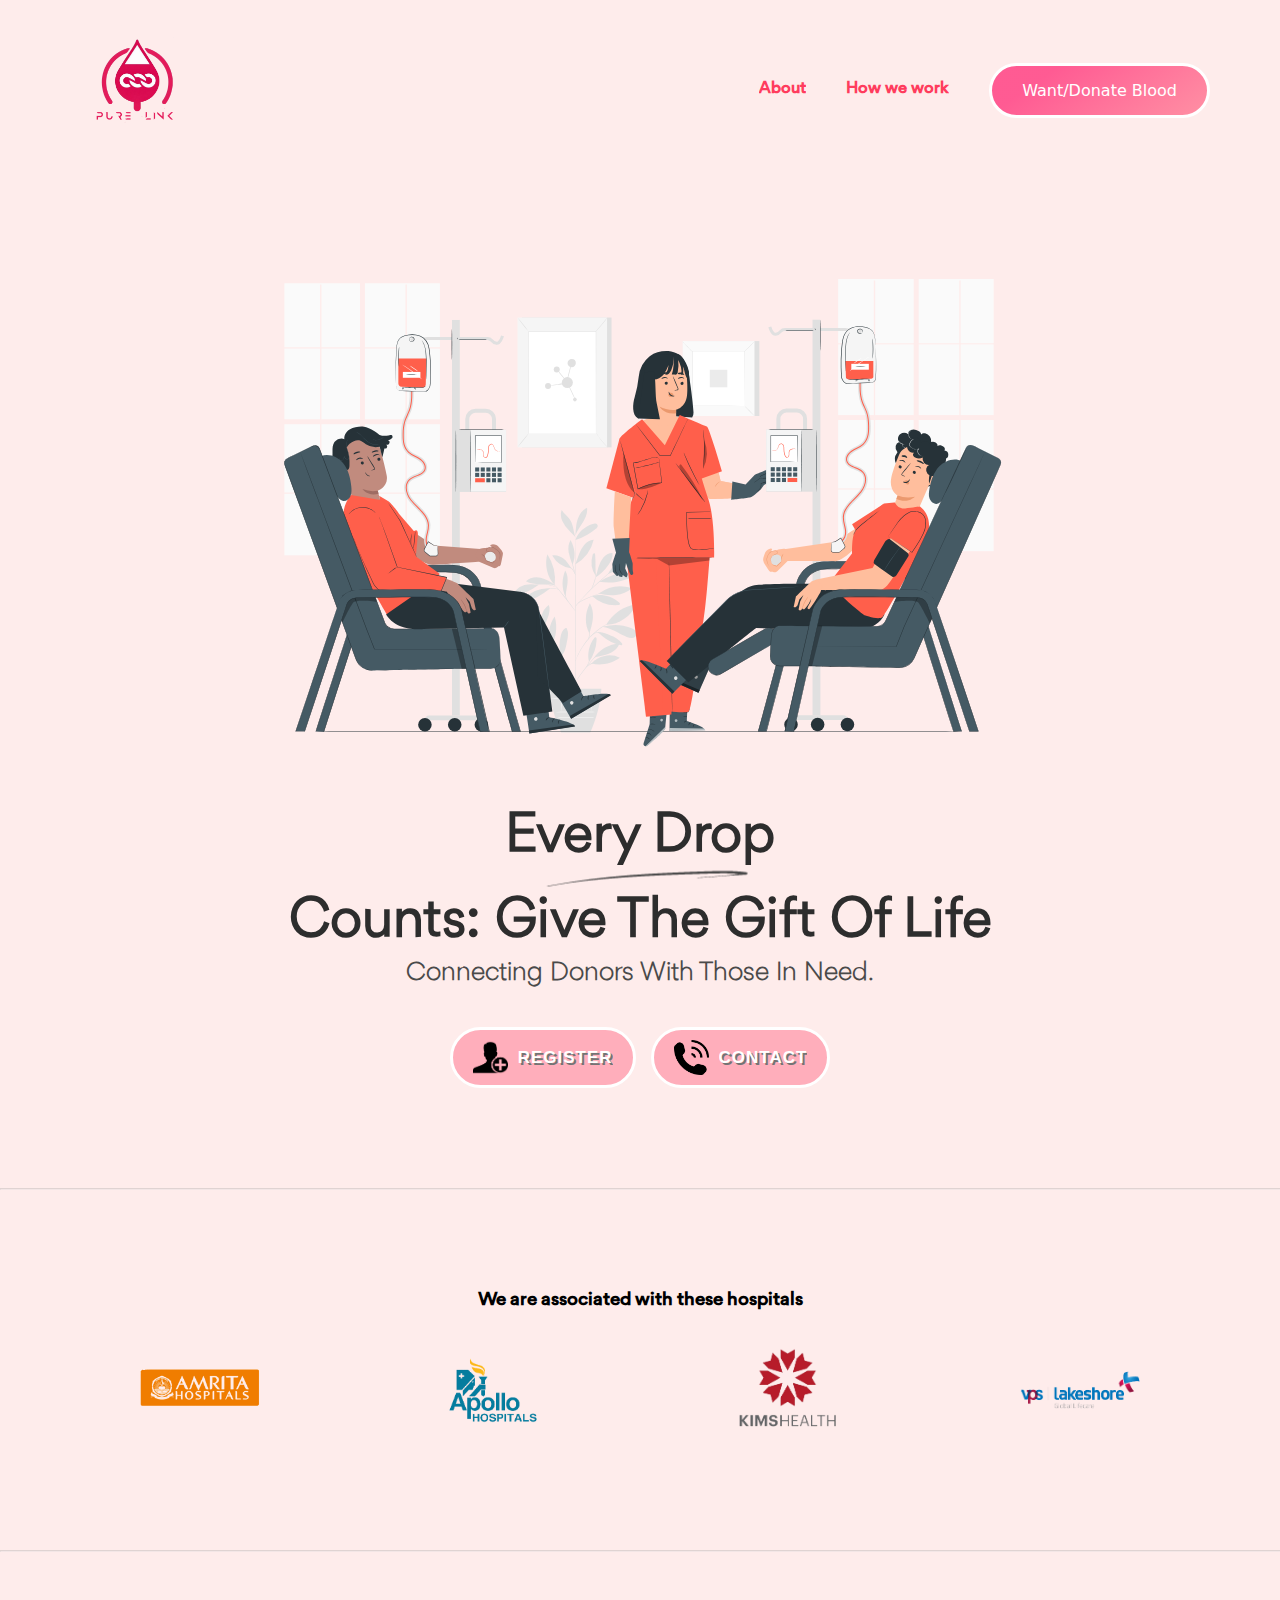
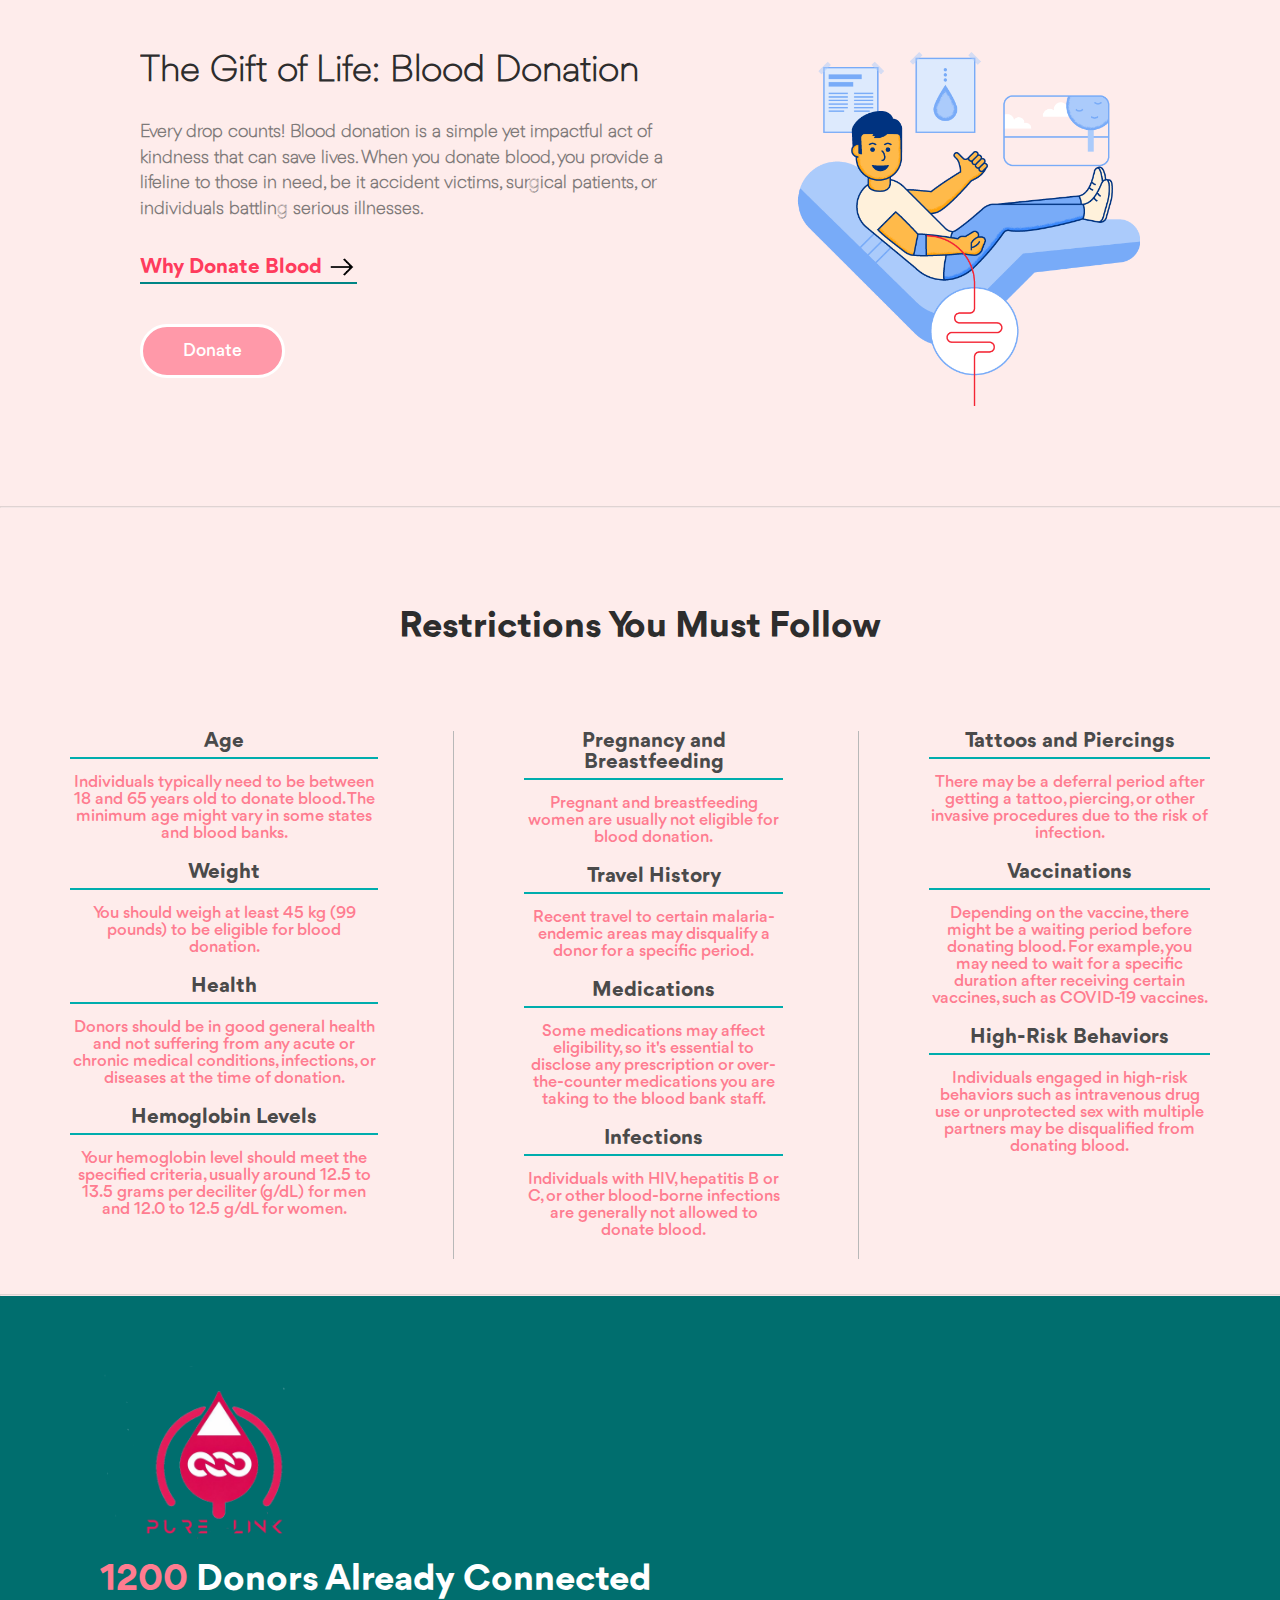
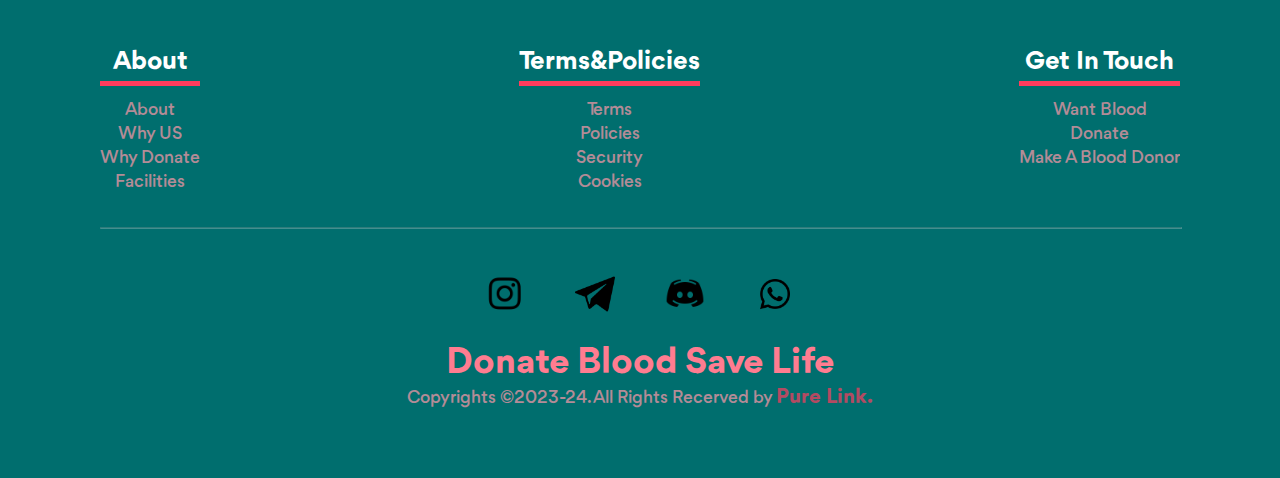
<file: index.html>
<html lang="en">
<head>
    <meta charset="UTF-8">
    <meta name="viewport" content="width=device-width, initial-scale=1.0">
    <link rel="icon" href="template/logo/logo.png">
    <link rel="stylesheet" href="css/style.css" type="text/css">
    <title>Pure Link</title>
</head>
<body>
    <section id="hero">
        <section class="bg-temp">
            <header>
                <h1 class="left">
                    <a href="#"><img src="template/logo/logo.png" alt="logo"></a>
                </h1>
                <div class="right">
                    <ul>
                        <li><a href="about.html" target="_blank">About</a></li>
                        <li><a href="#" target="_blank">How we work</a></li>
                        <li><button class="btn-diamond">Want/Donate Blood</button></li>
                    </ul>
                </div>
            </header>   <!--(#hero > .bg-temp > header)-->
            <section class="wrapper flex">
                <div class="left">
                    <img src="template/hero/images/FC04A546-2BCC-4DAA-BDD2-21E2C6685D5E.PNG" alt="image" class="fr">
                    <h1>Every Drop </h1>
                    <br>
                    <h1>Counts: Give The Gift Of Life</h1>
                    <h5>Connecting Donors With Those In Need.</h5>
                    <ul>
                        <li>
                            <button class="hero">
                                <img src="template/hero/images/reg.png" alt="" width="35px" height="">
                                <span class="now">now!</span>
                                <span class="play">Register</span>
                            </button>
                        </li>
                        <li>
                            <button class="hero">
                                <img src="template/hero/images/contact.png" alt="" width="35px" height="">
                                <span class="now">us!</span>
                                <span class="play">Contact</span>
                            </button>
                        </li>
                    </ul>
                </div>  <!--(#hero > .bg-temp > .wrapper > .left)-->
                <div class="right"></div>
            </section>  <!--(#hero > .bg-temp > .wrapper)-->
        </section>  <!--(#hero > .bg-temp)-->
        <hr class="line">
    </section>  <!--(#hero)-->


    <section id="association">
        <section class="wrapper">
            <h4>We are associated with these hospitals</h4>
            <ul>
                <li><img src="template/testimonial/images/amrita-removebg-preview.png" alt=""></li>
                <li><img src="template/testimonial/images/appolo-removebg-preview.png" alt=""></li>
                <li><img src="template/testimonial/images/kims-removebg-preview.png" alt=""></li>
                <li><img src="template/testimonial/images/vps-removebg-preview.png" alt=""></li>
                <!-- <li><img src="template/testimonial/images/aster.png" alt=""></li> -->
            </ul>
        </section>  <!--(#association > .wrapper)-->
        <hr class="line">
    </section>  <!--(#association)-->


    <section id="why_donate">
        <section class="wrapper flex">
            <div class="left">
                <h1>The Gift of Life: Blood Donation</h1>
                <p>Every drop counts! Blood donation is a simple yet impactful act of kindness that can save lives. When you donate blood, you provide a lifeline to those in need, be it accident victims, surgical patients, or individuals battling serious illnesses.</p>
                <a href="#">Why Donate Blood <span><img src="template/why_donate/images/right_arrow.png" alt="image"></span></a>
                <button class="arrow"><span>Donate</span></button>
            </div>
            <div class="right"><img src="template/why_donate/images/donating.png" alt="image"></div>
        </section>  <!--(#why_donate > .wrapper)-->
        <hr class="line">
    </section>  <!--(#why_donate)-->


  
    

    <section id="restrictions">
        <h1>Restrictions You Must Follow</h1>
        <section class="wrapper">
            <div class="item">
                <ul>
                    <li><h3>Age</h3> Individuals typically need to be between 18 and 65 years old to donate blood. The minimum age might vary in some states and blood banks.</li>
                    <li><h3>Weight</h3> You should weigh at least 45 kg (99 pounds) to be eligible for blood donation.</li>
                    <li><h3>Health</h3> Donors should be in good general health and not suffering from any acute or chronic medical conditions, infections, or diseases at the time of donation.</li>
                    <li><h3>Hemoglobin Levels</h3> Your hemoglobin level should meet the specified criteria, usually around 12.5 to 13.5 grams per deciliter (g/dL) for men and 12.0 to 12.5 g/dL for women.</li>
                    
                    <li class="active"><h3>Tattoos and Piercings</h3> There may be a deferral period after getting a tattoo, piercing, or other invasive procedures due to the risk of infection.</li>
                    <li class="active"><h3>Vaccinations</h3> Depending on the vaccine, there might be a waiting period before donating blood. For example, you may need to wait for a specific duration after receiving certain vaccines, such as COVID-19 vaccines.</li>
                </ul>
            </div>

            <div class="item">
                <ul>
                    <li class="mb"><h3>Pregnancy and Breastfeeding</h3> Pregnant and breastfeeding women are usually not eligible for blood donation.</li>
                    <li><h3>Travel History</h3> Recent travel to certain malaria-endemic areas may disqualify a donor for a specific period.</li>
                    <li><h3>Medications</h3> Some medications may affect eligibility, so it's essential to disclose any prescription or over-the-counter medications you are taking to the blood bank staff.</li>
                    <li class="mb"><h3>Infections</h3> Individuals with HIV, hepatitis B or C, or other blood-borne infections are generally not allowed to donate blood.</li>
                    <li class="active"><h3>High-Risk Behaviors</h3> Individuals engaged in high-risk behaviors such as intravenous drug use or unprotected sex with multiple partners may be disqualified from donating blood.</li>
                </ul>
            </div>

            <div class="item">
                <ul>
                    <li><h3>Tattoos and Piercings</h3> There may be a deferral period after getting a tattoo, piercing, or other invasive procedures due to the risk of infection.</li>
                    <li><h3>Vaccinations</h3> Depending on the vaccine, there might be a waiting period before donating blood. For example, you may need to wait for a specific duration after receiving certain vaccines, such as COVID-19 vaccines.</li>
                    <li><h3>High-Risk Behaviors</h3> Individuals engaged in high-risk behaviors such as intravenous drug use or unprotected sex with multiple partners may be disqualified from donating blood.</li>
                </ul>
            </div>
        </section>  <!--(#restrictions > .wrapper)-->
        <hr class="line">
    </section>  <!--(#restrictions)-->


    <footer>
        <section class="wrapper">
            <section class="top flex">
                <div class="item1">
                    <span class="logo"><img src="template/logo/logo.png" alt="image"></span>
                    <h1><span>1200</span> Donors Already Connected</h1>
                </div>  <!--(footer > .wrapper > .top > .item1)-->

                <div class="item">
                    <h2>About</h2>
                    <ul>
                        <li><a href="about.html" target="_blank">About</a></li>
                        <li><a href="#">Why US</a></li>
                        <li><a href="#">Why Donate</a></li>
                        <li><a href="#">Facilities</a></li>
                    </ul>
                </div>  <!--(footer > .wrapper > .top > .item)-->

                <div class="item">
                    <div class="2">
                        <h2>Terms&Policies</h2>
                        <ul>
                            <li><a href="terms.html" target="_blank">Terms</a></li>
                            <li><a href="#">Policies</a></li>
                            <li><a href="#">Security</a></li>
                            <li><a href="#">Cookies</a></li>
                        </ul>
                    </div>
                </div>  <!--(footer > .wrapper > .top > .item)-->

            

                <div class="item">
                    <h2>Get In Touch</h2>
                    <ul>
                        <li><a href="#">Want Blood</a></li>
                        <li><a href="#">Donate</a></li>
                        <li><a href="#">Make A Blood Donor</a></li>
                    </ul>
                </div>  <!--(footer > .wrapper > .top > .item)-->
            </section>  <!--(footer > .wrapper > .top)-->
            <hr class="line">
            <section class="below">
                <ul class="card">
                    <li>
                        <a class="social-link1">
                            <img src="template/footer/images/instagram.png" alt="">
                        </a>
                    </li>
                    <li>
                        <a class="social-link2">
                            <img src="template/footer/images/telegram.png" alt="">
                        </a>
                    </li>
                    <li>
                        <a class="social-link3">
                            <img src="template/footer/images/discord.png" alt="">
                        </a>
                    </li>
                    <li>
                        <a class="social-link4">
                            <img src="template/footer/images/whatsapp.png" alt="">
                        </a>
                    </li>
                </ul>  <!--(footer > .wrapper > .below > .card)-->   
                <h1>Donate Blood Save Life</h1>
                <p>Copyrights &copy;2023-24. All Rights Recerved by <a href="#">Pure Link.</a></p>        
            </section>  <!--(footer > .wrapper > .below)-->
        </section>  <!--(footer > .wrapper)-->
    </footer>   <!--(footer)-->

</body>
</html>
</file>
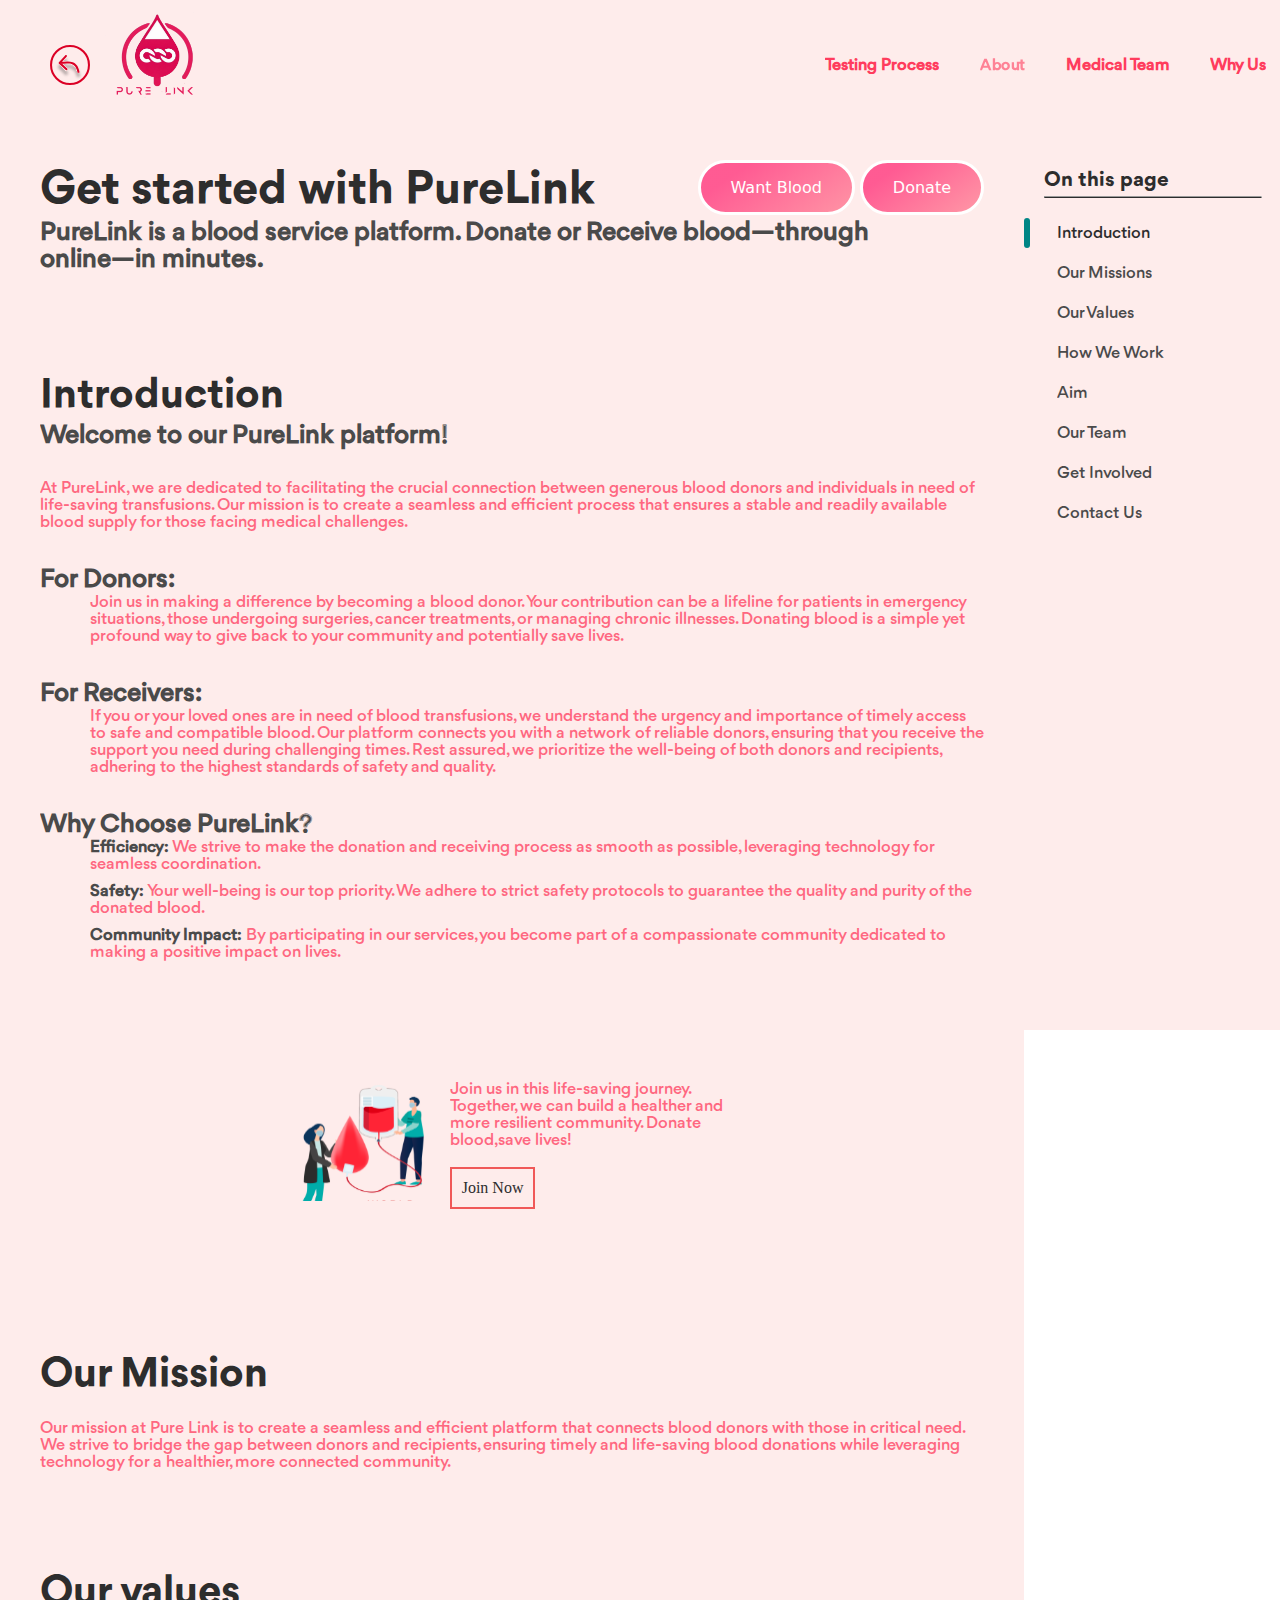
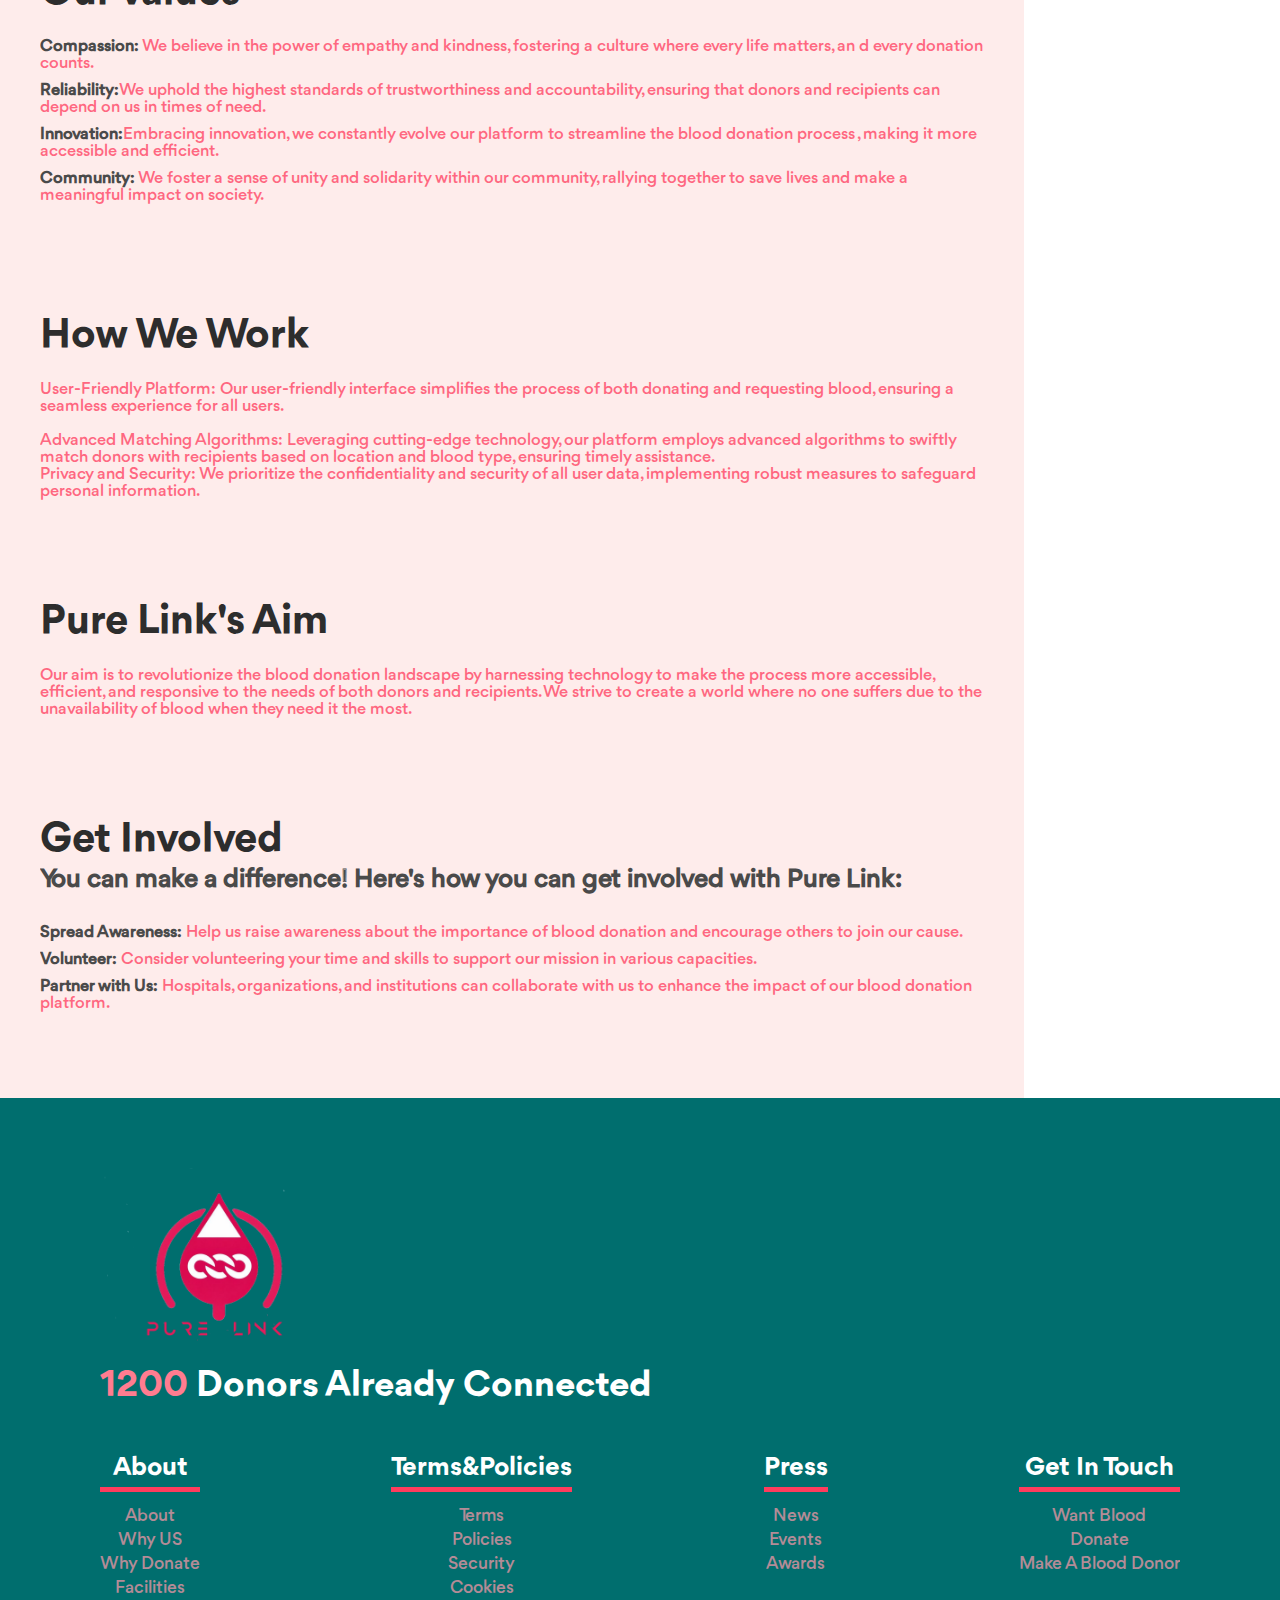
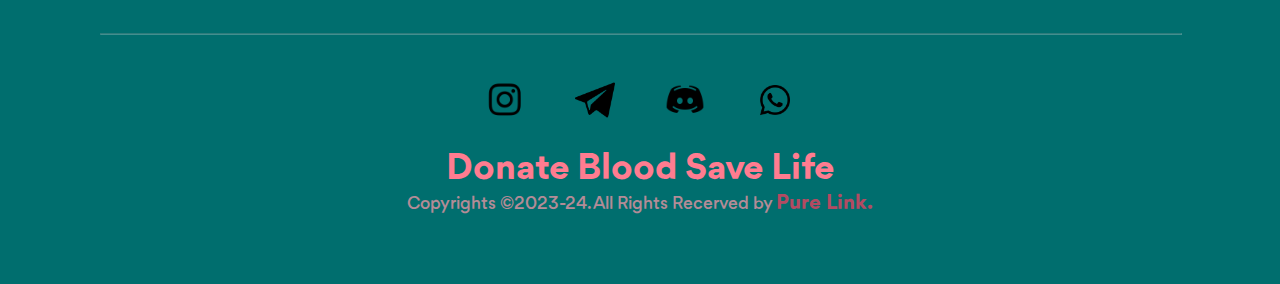
<file: about.html>
<!DOCTYPE html>
<html lang="en">
<head>
    <meta charset="UTF-8">
    <meta name="viewport" content="width=device-width, initial-scale=1.0">
    <title>About|PureLink</title>
    <link rel="icon" href="template/logo/logo.png">
    <link rel="stylesheet" href="css/style.css" type="text/css">
    <script src="js/app.js"></script>
</head>
<body id="about">
        <header>
            <div class="img-container">
                <h1>
                    <a href="index.html">
                        <img src="template/about/back.svg" alt="Icon">
                    </a>
                </h1>
                <h1>
                    <a href="index.html">
                        <img src="template/logo/logo.png" alt="Icon" class="PL">
                    </a>
                </h1>
            </div> <!--(#about > section.container > header >.img-container)-->
            <div class="content">
                <ul>
                    <li>
                        <a href="#">
                            Testing Process
                        </a>
                    </li>
                    <li class="active">
                        <a href="#">
                            About
                        </a>
                    </li>
                    <li>
                        <a href="#">
                            Medical Team
                        </a>
                    </li>
                    <li>
                        <a href="#">
                            Why Us
                        </a>
                    </li>
                </ul>
            </div> <!--(#about > section.container > header > .content)-->
            <input  type="checkbox" role="button" aria-label="Display the menu" class="menu test_burger">
        </header> <!--(#about > section.container > header)-->

        <section id="container">
            <div class="over"></div>
            <section class="content-container">
                <section class="wrapper">
                    <div class="top">
                        <h1>Get started with PureLink</h1>
                        <ul class="top">
                            <li><button class="btn-diamond">Want Blood</button></li>
                            <li><button class="btn-diamond">Donate</button></li>
                        </ul>
                    </div>
                    <h3>PureLink is a blood service platform. Donate or Receive blood—through online—in minutes.</h3>
                    <ul class="below">
                        <li><button class="btn-diamond">Want Blood</button></li>
                        <li><button class="btn-diamond">Donate</button></li>
                    </ul>
                    <div class="item value" id="introduction">
                        <h1>Introduction</h1>
                        <h4>Welcome to our PureLink platform!</h4>
                        <p>At PureLink, we are dedicated to facilitating the crucial connection between generous blood donors and individuals in need of life-saving transfusions. Our mission is to create a seamless and efficient process that ensures a stable and readily available blood supply for those facing medical challenges.</p>
                        <br><br>
                        <h4 style="margin-bottom: 0;">For Donors:</h4>
                        <p class="pl">Join us in making a difference by becoming a blood donor. Your contribution can be a lifeline for patients in emergency situations, those undergoing surgeries, cancer treatments, or managing chronic illnesses. Donating blood is a simple yet profound way to give back to your community and potentially save lives.</p>
                        <br><br>
                        <h4 style="margin-bottom: 0;">For Receivers:</h4>
                        <p class="pl">If you or your loved ones are in need of blood transfusions, we understand the urgency and importance of timely access to safe and compatible blood. Our platform connects you with a network of reliable donors, ensuring that you receive the support you need during challenging times. Rest assured, we prioritize the well-being of both donors and recipients, adhering to the highest standards of safety and quality.</p>
                        <br><br>
                        <h4 style="margin-bottom: 0;">Why Choose PureLink?</h4>
                        <ul class="pl">
                            <li><b>Efficiency:</b> We strive to make the donation and receiving process as smooth as possible, leveraging technology for seamless coordination.</li>
                            <li><b>Safety:</b> Your well-being is our top priority. We adhere to strict safety protocols to guarantee the quality and purity of the donated blood.</li>
                            <li><b>Community Impact:</b> By participating in our services, you become part of a compassionate community dedicated to making a positive impact on lives.</li>
                        </ul>
                        <div class="box-container">
                            <span class="box">
                                <h1 class="img">
                                    <img src="template/about/save life.svg" alt="image">
                                </h1>
                                <div>
                                    <p>Join us in this life-saving journey. Together, we can build a healther and more resilient community. Donate blood,save lives!</p>
                                    <br>
                                    <a href="#" class="button">Join Now</a>
                                </div>
                            </span>
                        </div>
                    </div>

                    <div class="item" id="our_missions">
                        <h1>Our Mission</h1>
                        <br>
                        <p>
                            Our mission at Pure Link is to create a seamless and efficient platform
                            that connects blood donors with those in critical need. We strive to bridge
                            the gap between donors and recipients, ensuring timely and life-saving
                            blood donations while leveraging technology for a healthier, more connected
                            community.
                        </p>
                    </div>

                    <div class="item value" id="our_values">
                        <h1>Our values</h1>
                        <br>
                        <ul>
                            <li>
                                <b>Compassion:</b> We believe in the power of empathy and
                                kindness, fostering a culture where every life matters, an
                                d every donation counts.
                            </li>
                            <li>
                                <b>Reliability:</b>We uphold the highest standards of
                                trustworthiness and accountability, ensuring that donors
                                and recipients can depend on us in times of need.
                            </li>
                            <li>
                                <b>Innovation:</b>Embracing innovation, we constantly evolve
                                our platform to streamline the blood donation process
                                , making it more accessible and efficient.
                            </li>
                            <li>
                                <b>Community:</b> We foster a sense of unity and solidarity
                                within our community, rallying together to save lives and
                                make a meaningful impact on society.
                            </li>
                        </ul>
                    </div>

                    <div class="item" id="how_we_work">
                        <h1>How We Work</h1>
                        <br>
                        <p>
                            User-Friendly Platform: Our user-friendly interface simplifies the process
                            of both donating and requesting blood, ensuring a seamless experience for all users.
                           <br /><br>
                            Advanced Matching Algorithms: Leveraging cutting-edge technology, our platform
                            employs advanced algorithms to swiftly match donors with recipients based on
                            location and blood type, ensuring timely assistance.
                            <br />
                            Privacy and Security: We prioritize the confidentiality and security of all
                            user data, implementing robust measures to safeguard personal information.
                        </p>
                    </div>

                    <div class="item" id="aim">
                        <h1>Pure Link's Aim</h1>
                        <br>
                        <p>
                            Our aim is to revolutionize the blood donation landscape
                            by harnessing technology to make the process more accessible,
                            efficient, and responsive to the needs of both donors and recipients.
                            We strive to create a world where no one suffers due to the unavailability
                            of blood when they need it the most.
                        </p>
                    </div>

                    <div class="item value" id="get_involved">
                        <h1>Get Involved</h1>
                        <p>
                            <h4>You can make a difference! Here's how you can get involved with Pure Link:</h4>
                            <ul>
                                <li><b>Spread Awareness:</b> Help us raise awareness about the
                                 importance of blood donation and encourage others to join our cause.</li>
                                <li><b>Volunteer:</b> Consider volunteering your time and skills to support our
                                     mission in various capacities.</li>                         
                                <li><b>Partner with Us:</b> Hospitals, organizations, and institutions can
                                    collaborate with us to enhance the impact of our blood donation platform.</li>
                            </ul>
                        </p>
                        <br><br>
                    </div>

                </section>  <!--(#container .content-container)-->
            </section> <!--(#container .content-container)-->

            <section class="side-bar"> 
                <section class="wrapper">
                    <div class="top">
                        <h1>On this page</h1>
                        <hr class="line">
                    </div>
                    <ul>
                        <li>
                            <span class="bar active"><img src="template/about/about-side-bar.svg" alt=""></span>
                            <a href="#introduction" class="link active">Introduction</a>
                        </li>
                        <li>
                            <span class="bar"><img src="template/about/about-side-bar.svg" alt=""></span>
                            <a href="#our_missions" class="link">Our Missions</a>
                        </li>
                        <li>
                            <span class="bar"><img src="template/about/about-side-bar.svg" alt=""></span>
                            <a href="#our_values" class="link">Our Values</a>
                        </li>
                        <li>
                            <span class="bar"><img src="template/about/about-side-bar.svg" alt=""></span>
                            <a href="#how_we_work" class="link">How We Work</a>
                        </li>
                        <li>
                            <span class="bar"><img src="template/about/about-side-bar.svg" alt=""></span>
                            <a href="#aim" class="link">Aim</a>
                        </li>
                        <li>
                            <span class="bar"><img src="template/about/about-side-bar.svg" alt=""></span>
                            <a href="#our_team" class="link">Our Team</a>
                        </li>
                        <li>
                            <span class="bar"><img src="template/about/about-side-bar.svg" alt=""></span>
                            <a href="#get_involved" class="link">Get Involved</a>
                        </li>
                        <li>
                            <span class="bar"><img src="template/about/about-side-bar.svg" alt=""></span>
                            <a href="#contact_us" class="link">Contact Us</a>
                        </li>
                    </ul>
                </section>  <!--(#container > .side-bar > .wrapper)-->
            </section>  <!--(#container > .side-bar)-->
        </section>  <!--(#container)-->

        <footer>
            <section class="wrapper">
                <section class="top flex">
                    <div class="item1">
                        <span class="logo"><img src="template/logo/logo.png" alt="image"></span>
                        <h1><span>1200</span> Donors Already Connected</h1>
                    </div>  <!--(footer > .wrapper > .top > .item1)-->
    
                    <div class="item">
                        <h2>About</h2>
                        <ul>
                            <li><a href="about.html">About</a></li>
                            <li><a href="#">Why US</a></li>
                            <li><a href="#">Why Donate</a></li>
                            <li><a href="#">Facilities</a></li>
                        </ul>
                    </div>  <!--(footer > .wrapper > .top > .item)-->
    
                    <div class="item">
                        <h2>Terms&Policies</h2>
                        <ul>
                            <li><a href="terms.html" target="_blank">Terms</a></li>
                            <li><a href="#">Policies</a></li>
                            <li><a href="#">Security</a></li>
                            <li><a href="#">Cookies</a></li>
                        </ul>
                    </div>  <!--(footer > .wrapper > .top > .item)-->
    
                    <div class="item">
                        <h2>Press</h2>
                        <ul>
                            <li><a href="#">News</a></li>
                            <li><a href="#">Events</a></li>
                            <li><a href="#">Awards</a></li>
                        </ul>
                    </div>  <!--(footer > .wrapper > .top > .item)-->
    
                    <div class="item">
                        <h2>Get In Touch</h2>
                        <ul>
                            <li><a href="#">Want Blood</a></li>
                            <li><a href="#">Donate</a></li>
                            <li><a href="#">Make A Blood Donor</a></li>
                        </ul>
                    </div>  <!--(footer > .wrapper > .top > .item)-->
                </section>  <!--(footer > .wrapper > .top)-->
                <hr class="line">
                <section class="below">
                    <ul class="card">
                        <li>
                            <a class="social-link1">
                                <img src="template/footer/images/instagram.png" alt="">
                            </a>
                        </li>
                        <li>
                            <a class="social-link2">
                                <img src="template/footer/images/telegram.png" alt="">
                            </a>
                        </li>
                        <li>
                            <a class="social-link3">
                                <img src="template/footer/images/discord.png" alt="">
                            </a>
                        </li>
                        <li>
                            <a class="social-link4">
                                <img src="template/footer/images/whatsapp.png" alt="">
                            </a>
                        </li>
                    </ul>  <!--(footer > .wrapper > .below > .card)-->   
                    <h1>Donate Blood Save Life</h1>
                    <p>Copyrights &copy;2023-24. All Rights Recerved by <a href="#">Pure Link.</a></p>        
                </section>  <!--(footer > .wrapper > .below)-->
            </section>  <!--(footer > .wrapper)-->
        </footer>   <!--(footer)-->
</body>
</html>
</file>
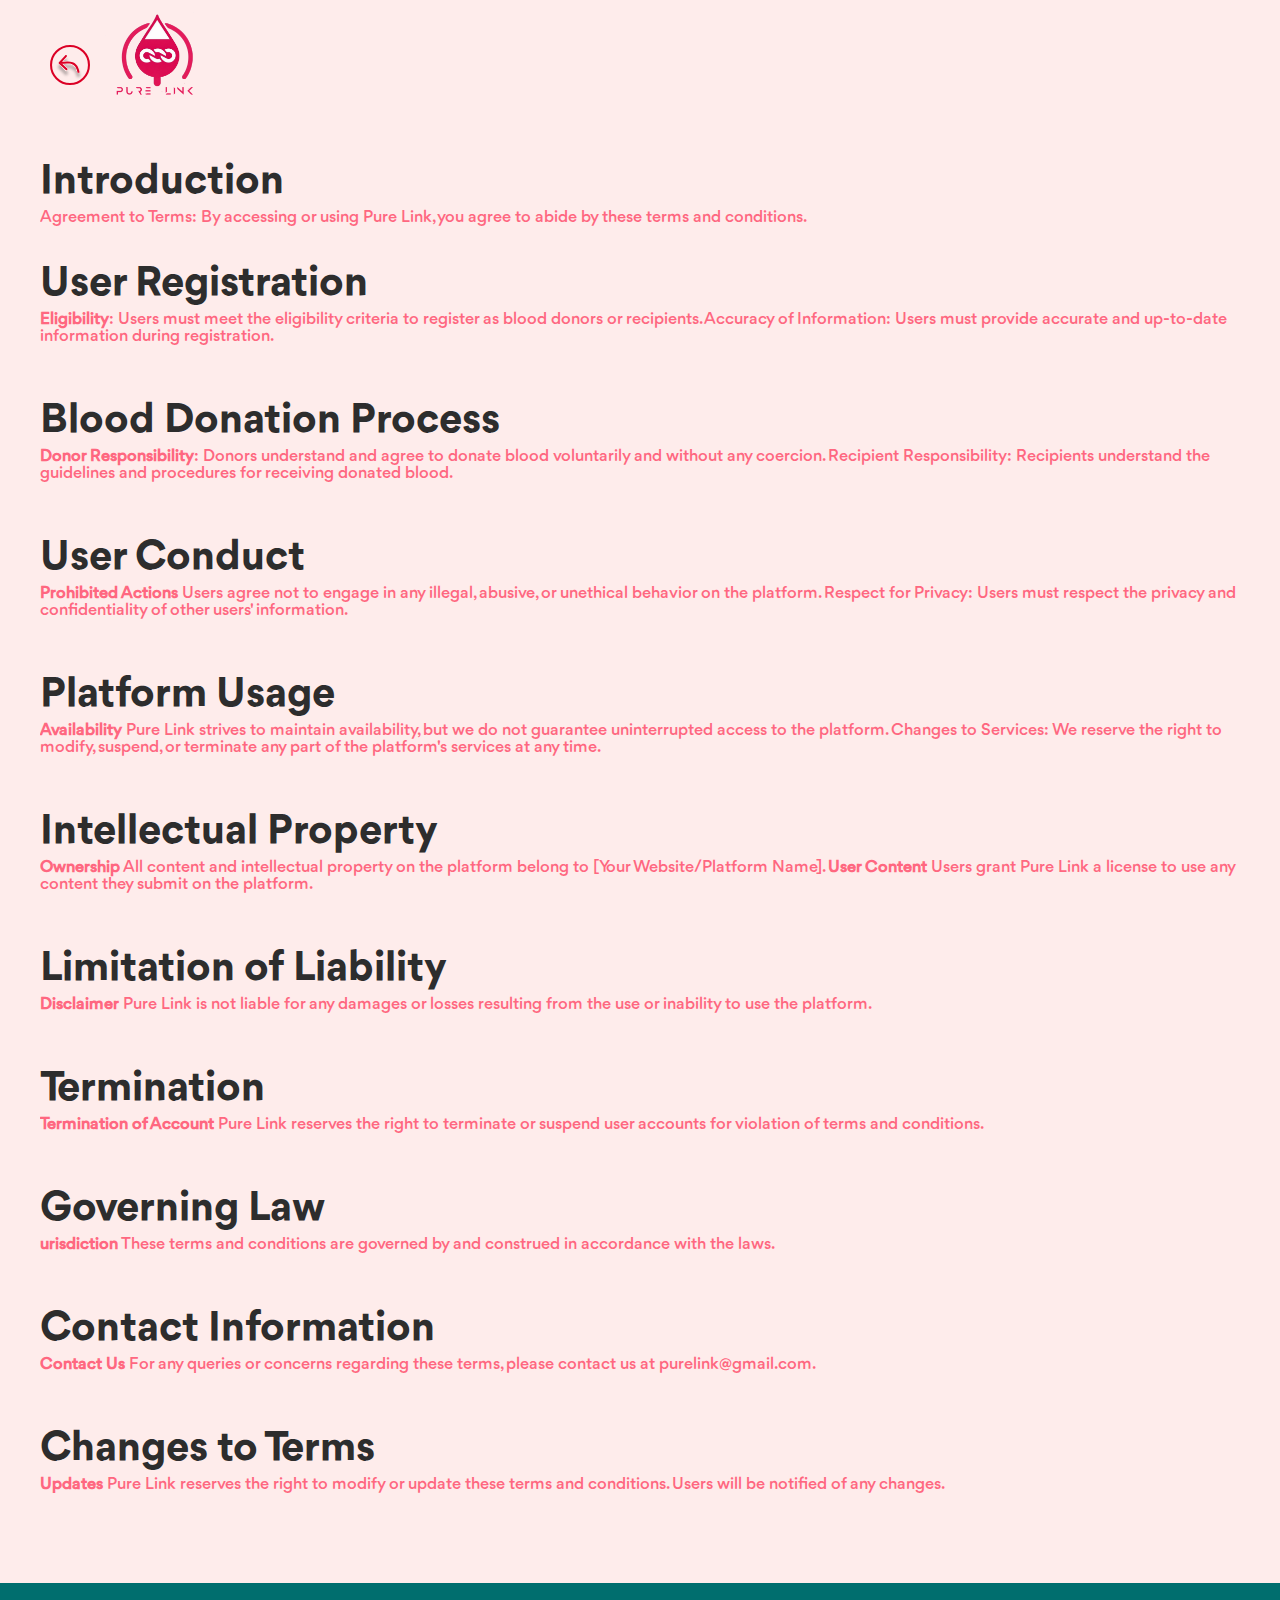
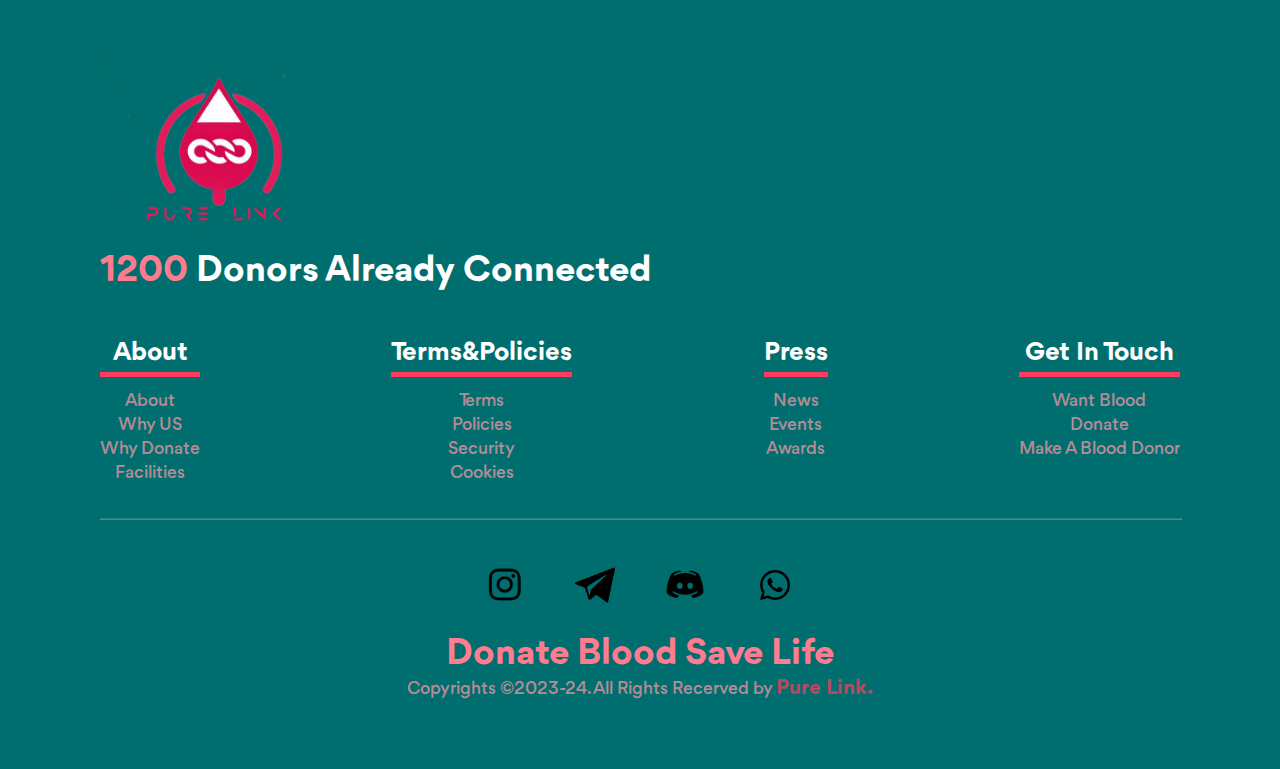
<file: terms.html>
<!DOCTYPE html>
<html lang="en">
<head>
    <meta charset="UTF-8">
    <meta name="viewport" content="width=device-width, initial-scale=1.0">
    <title>Terms|PureLink</title>
    <link rel="icon" href="template/logo/logo.png">
    <link rel="stylesheet" href="css/style.css" type="text/css">
    <script src="js/app.js"></script>
</head>
<body id="about">
        <header>
            <div class="img-container">
                <h1>
                    <a href="index.html">
                        <img src="template/about/back.svg" alt="Icon">
                    </a>
                </h1>
                <h1>
                    <a href="index.html">
                        <img src="template/logo/logo.png" alt="Icon" class="PL">
                    </a>
                </h1>
        </header> <!--(header)-->

        <section id="container">
            <section class="content-container" style="width: 100%;">
                <section class="wrapper">
                    <div class="item value" id="introduction" style="margin-bottom: 50px;">
                        <h1>Introduction</h1>
                        <p>Agreement to Terms: By accessing or using Pure Link, you agree to abide by these terms and conditions.</p>
                        <br><br>
                         
                        <h1>User Registration</h1>
                        <p>
                            <b>Eligibility</b>: Users must meet the eligibility criteria to register as blood donors or recipients.
                            Accuracy of Information: Users must provide accurate and up-to-date information during registration.                            
                        </p>
                      
                        <br>
                        <br>
                        <br>
                        <h1>Blood Donation Process</h1>
                        <p>
                            <b>Donor Responsibility</b>: Donors understand and agree to donate blood voluntarily and without any coercion.
                            Recipient Responsibility: Recipients understand the guidelines and procedures for receiving donated blood.
                                                      
                        </p>
                        
                        <br>
                        <br>
                        <br>
                        <h1>⁠User Conduct</h1>
                        <p>
                            <b>Prohibited Actions</b> Users agree not to engage in any illegal, abusive, or unethical behavior on the platform.
                            Respect for Privacy: Users must respect the privacy and confidentiality of other users' information.                                                       
                        </p>

                        <br>
                        <br>
                        <br>
                        <h1>Platform Usage</h1>
                        <p>
                            <b>Availability</b> Pure Link strives to maintain availability, but we do not guarantee uninterrupted access to the platform.
                            Changes to Services: We reserve the right to modify, suspend, or terminate any part of the platform's services at any time.                                                       
                        </p>

                        <br>
                        <br>
                        <br>
                        <h1>Intellectual Property</h1>
                        <p>
                            <b>Ownership</b> All content and intellectual property on the platform belong to [Your Website/Platform Name].
                            <b>User Content</b> Users grant Pure Link a license to use any content they submit on the platform.
                        </p>

                        <br>
                        <br>
                        <br>
                        <h1>Limitation of Liability</h1>
                        <p>
                            <b>Disclaimer</b> Pure Link is not liable for any damages or losses resulting from the use or inability to use the platform.                           
                        </p>

                        <br>
                        <br>
                        <br>
                        <h1>Termination</h1>
                        <p>
                            <b>Termination of Account</b> Pure Link reserves the right to terminate or suspend user accounts for violation of terms and conditions.                           
                        </p>

                        <br>
                        <br>
                        <br>
                        <h1>Governing Law</h1>
                        <p>
                            <b>urisdiction</b> These terms and conditions are governed by and construed in accordance with the laws.                           
                        </p>

                        <br>
                        <br>
                        <br>
                        <h1>Contact Information</h1>
                        <p>
                            <b>Contact Us</b> For any queries or concerns regarding these terms, please contact us at <a>purelink@gmail.com</a>.                           
                        </p>

                        <br>
                        <br>
                        <br>
                        <h1>Changes to Terms</h1>
                        <p>
                            <b>Updates</b> Pure Link reserves the right to modify or update these terms and conditions. Users will be notified of any changes.                            
                        </p>
                    </div>
                </section>  <!--(#container .content-container)-->
            </section> <!--(#container .content-container)-->
        </section>

        <footer>
            <section class="wrapper">
                <section class="top flex">
                    <div class="item1">
                        <span class="logo"><img src="template/logo/logo.png" alt="image"></span>
                        <h1><span>1200</span> Donors Already Connected</h1>
                    </div>  <!--(footer > .wrapper > .top > .item1)-->
    
                    <div class="item">
                        <h2>About</h2>
                        <ul>
                            <li><a href="about.html" target="_blank">About</a></li>
                            <li><a href="#">Why US</a></li>
                            <li><a href="#">Why Donate</a></li>
                            <li><a href="#">Facilities</a></li>
                        </ul>
                    </div>  <!--(footer > .wrapper > .top > .item)-->
    
                    <div class="item">
                        <h2>Terms&Policies</h2>
                        <ul>
                            <li><a href="terms.html">Terms</a></li>
                            <li><a href="#">Policies</a></li>
                            <li><a href="#">Security</a></li>
                            <li><a href="#">Cookies</a></li>
                        </ul>
                    </div>  <!--(footer > .wrapper > .top > .item)-->
    
                    <div class="item">
                        <h2>Press</h2>
                        <ul>
                            <li><a href="#">News</a></li>
                            <li><a href="#">Events</a></li>
                            <li><a href="#">Awards</a></li>
                        </ul>
                    </div>  <!--(footer > .wrapper > .top > .item)-->
    
                    <div class="item">
                        <h2>Get In Touch</h2>
                        <ul>
                            <li><a href="#">Want Blood</a></li>
                            <li><a href="#">Donate</a></li>
                            <li><a href="#">Make A Blood Donor</a></li>
                        </ul>
                    </div>  <!--(footer > .wrapper > .top > .item)-->
                </section>  <!--(footer > .wrapper > .top)-->
                <hr class="line">
                <section class="below">
                    <ul class="card">
                        <li>
                            <a class="social-link1">
                                <img src="template/footer/images/instagram.png" alt="">
                            </a>
                        </li>
                        <li>
                            <a class="social-link2">
                                <img src="template/footer/images/telegram.png" alt="">
                            </a>
                        </li>
                        <li>
                            <a class="social-link3">
                                <img src="template/footer/images/discord.png" alt="">
                            </a>
                        </li>
                        <li>
                            <a class="social-link4">
                                <img src="template/footer/images/whatsapp.png" alt="">
                            </a>
                        </li>
                    </ul>  <!--(footer > .wrapper > .below > .card)-->   
                    <h1>Donate Blood Save Life</h1>
                    <p>Copyrights &copy;2023-24. All Rights Recerved by <a href="#">Pure Link.</a></p>        
                </section>  <!--(footer > .wrapper > .below)-->
            </section>  <!--(footer > .wrapper)-->
        </footer>   <!--(footer)-->
</body>
</html>
</file>
<file: css/style.css>
@font-face {
    font-family: 'inter-black';
    src: url(../template/font/static/Gordita-Black.otf);
}
@font-face {
    font-family: 'inter-bold';
    src: url(../template/font/static/Gordita-Bold.otf);
}
@font-face {
    font-family: 'inter-light';
    src: url(../template/font/static/Gordita-Light.otf);
}
@font-face {
    font-family: 'inter-medium';
    src: url(../template/font/static/Gordita-Medium.otf);
}
@font-face {
    font-family: 'inter-regular';
    src: url(../template/font/static/Gordita-Regular.otf);
}
.menu {
    --s: 20px; /* control the size */
    --c: #db0025; /* the color */

    height: var(--s);
    aspect-ratio: 1;
    border: none;
    padding: 0;
    border-inline: calc(var(--s)/2) solid #0000;
    box-sizing: content-box;
    --_g1: linear-gradient(var(--c) 20%,#0000 0 80%,var(--c) 0)
           no-repeat content-box border-box;
    --_g2: radial-gradient(circle closest-side at 50% 12.5%,var(--c) 95%,#0000)
           repeat-y content-box border-box;
    background:
      var(--_g2) left  var(--_p,0px) top,
      var(--_g1) left  calc(var(--s)/10 + var(--_p,0px)) top,
      var(--_g2) right var(--_p,0px) top,
      var(--_g1) right calc(var(--s)/10 + var(--_p,0px)) top;
    background-size:
      20% 80%,
      40% 100%;
    position: absolute;
    display:none;
    clip-path: inset(0 25%);
    -webkit-mask: linear-gradient(90deg,#0000,#000 25% 75%,#0000);
    cursor: pointer;
    transition:
      background-position .3s var(--_s,.3s),
      clip-path 0s var(--_s,.6s);
    -webkit-appearance:none;
    -moz-appearance:none;
    appearance:none;
}
.menu:before,
.menu:after {
    content:"";
    position: absolute;
    border-radius: var(--s);
    inset: 40% 0;
    background: var(--c);
    transition: transform .3s calc(.3s - var(--_s,.3s));
}

.menu:checked {
    clip-path: inset(0);
    --_p: calc(-1*var(--s));
    --_s: 0s;
}
.menu:checked:before {
    transform: rotate(45deg);
}
.menu:checked:after {
    transform: rotate(-45deg);
}
.menu:focus-visible {
    clip-path: none;
    -webkit-mask: none;
    border: none;
    outline: 2px solid var(--c);
    outline-offset: 5px;
}

*{
    margin: 0;
    padding: 0;
    overflow-x: hidden;
    scroll-behavior: smooth;
}
:root{
    --bg--: #FEECEB;
    --bg2--: #FEECEB;
    --h1--: #2d2d2d;
    --p--: #4a4a4a;
    --p2--: #ff6780;
}
ul,ol{
    list-style: none;
    text-decoration: none;
}
a{
    text-decoration: none;
}
hr.line{
    width: 100%;
    border-bottom: 1px solid #dbdbdb;
    opacity: 0.3;
}
.flex{
    display: flex;
    justify-content: space-between;
}
button.arrow{
    font-family: 'inter-medium';
    display: inline-block;
    border-radius: 100px;
    background-color: #ff99a9;
    border: 3px solid #fff;
    color: #FFFFFF;
    text-align: center;
    font-size: 17px;
    padding: 15px 30px;
    transition: all 0.5s;
    cursor: pointer;
}
   
button.arrow span {
    cursor: pointer;
    display: inline-block;
    position: relative;
    transition: 0.5s;
}
button.arrow span:after {
    content: '»';
    position: absolute;
    opacity: 0;
    top: 0;
    right: -15px;
    transition: 0.5s;
}
button.arrow:hover{
    background: #ff7c90;
}   
button.arrow:hover span {
    padding-right: 15px;
}
   
button.arrow:hover span:after {
    opacity: 1;
    right: 0;
}


/* #hero */
#hero{
    background: var(--bg--);
}
#hero .bg-temp{
    background: url(#) no-repeat;
    background-size: 100% 100%;
}
#hero header{
    padding: 25px 70px;
    display: flex;
    justify-content: space-between;
    align-items: center;
}
#hero header h1.left{
    display: inline-block;
    width: 130px;
}
#hero header h1.left img{
    display: block;
    width: 100%;
}

#hero header div.right ul {
    display: flex;
    justify-content: space-between;
    align-items: center;
}
#hero header div.right ul li {
    margin-right: 40px;
}
#hero header div.right ul li a {
    font-family: 'inter-medium';
    display: inline-block;
    color: #ff3c5d;
    font-weight: 700;
    font-size: 16px;
}
#hero header nav ul li:hover{
    transition: all 0.1s ease-in-out;
    transform: scale(0.95);
    opacity: 0.6;
}
#hero header .right ul{
    display: flex;
    justify-content: space-between;
}
#hero header .right ul li{
    margin-right: 10px;
}
#hero header .right ul li:last-child{
    margin-right: 0;
}
.btn-diamond {
    --clr-font-main: hsla(0 0% 20% / 100);
    --btn-bg-1: hsl(350.58deg 100% 79.01%);
    --btn-bg-2: hsl(339.51deg 100% 67.8%);
    --btn-bg-color: hsla(360 100% 100% / 1);
    --radii: 100px;
    cursor: pointer;
    padding: 15px 30px;
    min-width: 120px;
    min-height: 44px;
    font-size: var(--size, 1rem);
    font-family: "Segoe UI", system-ui, sans-serif;
    font-weight: 500;
    transition: 0.8s;
    background-size: 280% auto;
    background-image: linear-gradient(325deg, var(--btn-bg-2) 0%, var(--btn-bg-1) 55%, var(--btn-bg-2) 90%);
    border: 3px solid #fff;
    border-radius: var(--radii);
    color: var(--btn-bg-color);
}
  
.btn-diamond:hover {
    background-position: right top;
}
  
.btn-diamond:is(:focus, :focus-visible, :active) {
    outline: none;
    box-shadow: 0 0 0 3px var(--btn-bg-color), 0 0 0 6px var(--btn-bg-2);
}
  
@media (prefers-reduced-motion: reduce) {
    .btn-diamond {
      transition: linear;
    }
}
  
#hero .wrapper{
    padding: 0px 140px 70px;
}
#hero .wrapper .left{
    padding-top: 60px;
}

#hero .wrapper .left img.fr{
    position: relative;
    top: 95px;
    left: 10px;
}

#hero .wrapper .left h1{
    font-family: 'inter-regular';
    font-weight: 700;
    font-size: 53px;
    color: var(--h1--);
    width: 75%;
    margin-bottom: 10px;
}

#hero .wrapper .left h5{
    font-family: 'inter-light';
    font-weight: 700;
    font-size: 25px;
    color: var(--p--);
    width: 70%;
    margin-bottom: 20px;
}
#hero .wrapper .left ul{
    display: flex;
    justify-content: space-between;
    width: 72%;
}
button.hero {
    display: flex;
    padding: 10px 20px;
    align-items: center;
    justify-content: center;
    gap: 10px;
    color: white;
    text-shadow: 2px 2px rgb(116, 116, 116);
    text-transform: uppercase;
    border: 3px solid #fff;
    letter-spacing: 1px;
    font-weight: 600;
    font-size: 17px;
    background-color: #ffaebb;
    border-radius: 50px;
    position: relative;
    overflow: hidden;
    transition: all .5s ease;
    cursor: pointer;
}
button.hero:hover{
    background: #ff7c90;
}
button.hero:active {
    transform: scale(.9);
    transition: all 100ms ease;
}
button.hero img {
    transition: all .5s ease;
    z-index: 2;
}
  
.play {
    transition: all .5s ease;
    transition-delay: 300ms;
}

button.hero:hover img {
    transform: scale(3) translate(50%);
}
#hero .wrapper .left ul li:last-child button.hero:hover img {
    transform: scale(3) translate(57%);
}

.now {
    position: absolute;
    left: 0;
  transform: translateX(-100%);
    transition: all .5s ease;
    z-index: 2;
}
  
button.hero:hover .now {
    transform: translateX(10px);
    transition-delay: 300ms;
}
  
button.hero:hover .play {
    transform: translateX(200%);
    transition-delay: 300ms;
}
#hero .wrapper .right{
    background: url(../template/hero/images/Blood\ donation-pana.svg) no-repeat;
    background-size: 100% 100%;
    width: 100%;
    height: 500px;
}


/* #association */
#association{
    background: var(--bg2--);
}
#association .wrapper{
    padding: 100px 140px;
    text-align: center;
}
#association .wrapper h4{
    font-family: 'inter-medium';
    font-size: 18px;
    font-weight: 700;
    margin-bottom: 20px;
}
#association .wrapper ul{
    display: flex;
    justify-content: space-between;
    align-items: center;
}
#association .wrapper ul li{
    display: inline-block;
    width: 120px;
}
#association .wrapper ul li img{
    display: block;
    width: 100%;
}

/* #why_donate */
#why_donate{
    background: var(--bg--);
}
#why_donate .wrapper{
    padding: 100px 140px;
}
#why_donate .wrapper .left h1{
    font-family: 'inter-light';
    font-size: 35px;
    font-weight: 700;
    color: var(--h1--);
    margin-bottom: 30px;
}
#why_donate .wrapper .left p{
    font-family: 'inter-light';
    font-weight: 700;
    font-size: 17px;
    opacity: 0.7;
    line-height: 1.5;
    width: 84%;
    color: var(--p--);
    margin-bottom: 30px;
}
#why_donate .wrapper .left a{
    display: inline-flex;
    font-family: 'inter-bold';
    font-size: 20px;
    align-items: center;
    color: #ff3c5d;
    border-bottom: 2px solid #008585;
    margin-bottom: 40px;
}
#why_donate .wrapper .left a:hover{
    transition: all 0.2s ease-in-out;
    transform: scale(0.95);
    opacity: 0.6;
}
#why_donate .wrapper .left a span{
    display: inline-block;
    width: 30px;
    margin-left: 5px;
}
#why_donate .wrapper .left a span img{
    display: block;
    width: 100%;
}
#why_donate .wrapper .left button{
    display: block;
    padding: 15px 40px;
}
#why_donate .wrapper .right{
    display: inline-block;
    width: 100%;
}
#why_donate .wrapper .right img{
    display: block;
    width: 100%;
}
/* #restrictions */
#restrictions{
    background: var(--bg2--);
    text-align: center;
    padding-top: 100px;
}
#restrictions h1{
    font-family: 'inter-bold';
    font-size: 35px;
    font-weight: 700;
    color: var(--h1--);
    margin-bottom: 50px;
}
#restrictions .wrapper{
    padding: 35px 70px;
    display: flex;
    justify-content: space-between;
}
#restrictions .wrapper .item{
    padding-left: 70px;
    border-right: 1px solid #b8b8b8;
    padding-right: 75px;
}
#restrictions .wrapper .item:first-child{
    padding-left: 0;
}
#restrictions .wrapper .item:last-child{
    padding-right: 0;
    border-right: none;
}
#restrictions .wrapper .item ul{
    display: flex;
    flex-wrap: wrap;
}
#restrictions .wrapper .item ul li{
    margin-bottom: 20px;
    font-family: 'inter-medium';
    font-size: 16px;
    color: #ff7c90;
}
#restrictions .wrapper .item ul li.active{
    display: none;
}
#restrictions .wrapper .item ul li h3{
    display: block;
    font-family: 'inter-bold';
    font-size: 20px;
    font-weight: 700;
    color: var(--p--);
    border-bottom: 2px solid #00adad;
    padding-bottom: 5px;
    margin-bottom: 15px;
}


/* footer */
footer{
    background: #006e6e;
}
footer .wrapper{
    padding: 70px 100px;
}
footer .wrapper .top{
    margin-bottom: 30px;
}
footer .wrapper .top .item1 span.logo{
    display: inline-block;
    width: 230px;
}
footer .wrapper .top .item1 span.logo img{
    display: block;
    width: 100%;
}
footer .wrapper .top .item1 h1{
    font-family: 'inter-bold';
    font-weight: 700;
    font-size: 35px;
    color: #fff;
    width: 90%;
    margin-top: -35px;
}
footer .wrapper .top .item1 h1 span{
    color: #ff7c90;
}
footer .wrapper .top .item{
    text-align: center;
}
footer .wrapper .top .item h2{
    font-family: 'inter-bold';
    font-weight: 700;
    font-size: 25px;
    color: #fff;
    border-bottom: 5px solid #ff3c5d;
    padding-bottom: 5px;
    margin-bottom: 15px;
}
footer .wrapper .top .item ul{
    text-align: center;
}
footer .wrapper .top .item ul li{
    margin-bottom: 2px;
}
footer .wrapper .top .item ul li a{
    display: inline-block;
    font-family: 'inter-medium';
    font-size: 17px;
    color: #ff99a9;
    opacity: 0.7;
}
footer .wrapper .top .item ul li a:hover{
    transition: all 0.2s ease-in-out;
    color: #ff3c5d;
}
footer .wrapper .below{
    margin-top: 30px;
    text-align: center;
}
footer .wrapper .below ul.card{
    display: flex;
    justify-content: center;
    margin-bottom: 15px;
}
footer .wrapper .below ul.card li{
    margin-right: 20px;
}
footer .wrapper .below ul.card li:last-child{
    margin-right: 0;
}
footer .wrapper .below ul.card li a{
    display: flex;
    align-items: center;
    padding: 15px;
    background: transparent;
    border-radius: 50%;
    cursor: pointer;
}
footer .wrapper .below ul.card li .social-link1:hover{
    transition: all 0.2s ease-in-out;
    transform: scale(0.9);
    background: linear-gradient(45deg, #f09433 0%,#e6683c 25%,#dc2743 50%,#cc2366 75%,#bc1888 100%);
}
footer .wrapper .below ul.card li .social-link2:hover{
    transition: all 0.2s ease-in-out;
    transform: scale(0.9);
    background-color: #00ccff;
}
footer .wrapper .below ul.card li .social-link3:hover{
    transition: all 0.2s ease-in-out;
    transform: scale(0.9);
    background-color: #5865f2;
}
footer .wrapper .below ul.card li .social-link4:hover{
    transition: all 0.2s ease-in-out;
    transform: scale(0.9);
    background-color: #59CE72;
}
footer .wrapper .below ul.card li a img{
    display: block;
    width: 40px;
    color: #fff;
}
footer .wrapper .below h1{
    font-family: 'inter-bold';
    font-weight: 700;
    font-size: 35px;
    color: #ff7c90;
    margin-bottom: 5px;
}
footer .wrapper .below p{
    font-family: 'inter-medium';
    font-size: 17px;
    color: #ff99a9;
    opacity: 0.7;
}
footer .wrapper .below p a{
    font-family: 'inter-bold';
    font-weight: 700;
    font-size: 20px;
    color: #ff3c5d;
}


/* Responsive */
@media all and (max-width: 1280px) {
    /* #hero */
    #hero header nav{
        display: none;
    }
    #hero .wrapper{
        padding-top: 80px;
        padding-bottom: 100px;
        flex-direction: column-reverse;
    }
    #hero .wrapper .left{
        text-align: center;
        padding-top: 0;
    }
    #hero .wrapper .left h1{
        width: 100%;
        position: relative;
    }
    #hero .wrapper .left h1 div.img{
        position: absolute;
        bottom: 0;
        left: 0;        
    }
    #hero .wrapper .left h5{
        width: 100%;
        margin-bottom: 40px;
    }
    #hero .wrapper .left ul{
        justify-content: center;
        width: 100%;
    }
    #hero .wrapper .left ul li:first-child{
        margin-right: 15px;
    }

    /* #medical */
    #medical_team h1{
        width: 55%;
    }
    #medical_team .wrapper ul{
        flex-wrap: wrap;
        width: 100%;
    }
    #medical_team .wrapper ul li{
        width: 43%;
    }
    #medical_team .wrapper ul li:first-child{
        margin-bottom: 50px;
    }

    /* footer */
    footer .wrapper .top{
        flex-wrap: wrap;
    }
    footer .wrapper .top .item1{
        width: 100%;
        margin-bottom: 50px;
    }
}

@media all and (max-width: 980px) {
    /* #hero */
    #hero .wrapper .right{
        height: 340px;
    }
    #hero .wrapper .left h1{
        font-size: 44px;
    }
    #hero .wrapper .left h5{
        font-size: 20px;
    }


    /* #association */
    #association .wrapper ul{
        display: flex;
        flex-wrap: wrap;
    }
    #association .wrapper ul li{
        width: 125px;
    }
    

    /* #why_donate */
    #why_donate .wrapper .right{
        display: none;
    }
    #why_donate .wrapper .left p{
        width: 100%;
    }

    /* #camp */
    #camp .wrapper .left{
        display: none;
    }
    #camp .wrapper .right{
        padding-left: 0;
    }

    /* #home_blood */
    #home_blood .wrapper .left{
        display: none;
    }
    #home_blood .wrapper .right{
        padding-right: 0;
    }

    /* #restrictions */
    #restrictions .wrapper{
        flex-wrap: wrap;
    }
    #restrictions .wrapper .item{
        width: 47%;
    }
    #restrictions .wrapper .item:first-child{
        padding-left: 0;
        padding-right: 20px;
        margin-bottom: 30px;
    }
    #restrictions .wrapper .item{
        padding-left: 0;
        padding-right: 0;
    }
    #restrictions .wrapper .item:nth-child(2){
        border-right: none;
    }
    #restrictions .wrapper .item:last-child{
        display: none;
    }
    #restrictions .wrapper .item ul li.active{
        display: block;
    }
    #restrictions .wrapper .item ul li.mb{
        margin-bottom: 40px;
    }

    /* #medical_team */
    #medical_team .wrapper ul li .image{
        height: 260px;
    }
    #medical_team .wrapper ul li{
        width: 40%;
    }
    #medical_team h1{
        width: 55%;
    }
}

@media all and (max-width: 768px) {
    #hero .wrapper{
        padding: 80px 120px 100px;
    }
    #hero .wrapper .right{
        height: 315px;
    }
    #why_donate .wrapper,
    #camp .wrapper,
    #home_blood .wrapper{
        padding: 100px 120px;
    }
    #restrictions .wrapper{
        padding: 35px 40px;
    }
    #medical_team .wrapper{
        padding: 100px 40px;
    }
    #medical_team h1{
        width: 80%;
    }
    footer .wrapper .top .item{
        width: 45%;
        margin-bottom: 35px;
    }
}

@media all and (max-width: 640px) {
    /* #hero */
    #hero header{
        padding: 35px 25px;
    }
    #hero header .right ul{
        display: none;
    }
    #hero .wrapper {
        padding: 80px 50px 100px;
    }
    #hero .wrapper .left h1{
        font-size: 35px;
    }
    #hero .wrapper .left h5{
        font-size: 16px;
    }
    #hero .wrapper .left ul li:first-child{
        margin-right: 10px;
    }
    #hero .wrapper .right{
        height: 250px;
    }

    /* #association */
    #association .wrapper{
        padding: 80px 50px 100px;
    }
    #association .wrapper ul li{
        width: 130px;
    }

    #why_donate .wrapper, #camp .wrapper, #home_blood .wrapper{
        padding: 100px 50px;
    }

    /* #medical_team */
    #medical_team h1{
        font-size: 30px;
        width: 100%;
    }
    #medical_team .wrapper ul{
        text-align: center;
    }
    #medical_team .wrapper ul li{
        width: 100%;
        margin-right: 0;
        margin-bottom: 50px;
    }
}

@media all and (max-width: 480px) {
    #hero .wrapper{
        padding: 80px 30px 100px;
    }
    #hero .wrapper .right{
        height: 190px;
    }
    #hero .wrapper .left h1{
        font-size: 30px;
    }
    button.hero{
        font-size: 15px;
        padding: 10px 11px;
    }
    #hero .wrapper .left ul li:first-child{
        margin-right: 5px;
    }

    #why_donate .wrapper .left h1,
    #camp .wrapper .right h1,
    #home_blood .wrapper .right h1{
        font-size: 25px;
    }
    #why_donate .wrapper .left p,
    #camp .wrapper .right p,
    #home_blood .wrapper .right p{
        font-size: 15px;
    }

    #restrictions h1{
        font-size: 28px;
        margin-bottom: 0;
    }
    #restrictions .wrapper .item{
        padding-right: 0 !important;
        width: 100%;
        border: none;
    }

    footer .wrapper{
        padding: 70px 30px;
    }
    footer .wrapper .top .item{
        width: 100%;
    }
    footer .wrapper .top .item1 span.logo{
        width: 230px;
    }
    footer .wrapper .top .item1 h1{
        width: 100%;
        font-size: 28px;
    }
}


@media all and (max-width: 360px) {
    #hero header h1.left img{
        width: 65%;
    }
    #hero .wrapper .right{
        height: 160px;
    }
    #hero .wrapper .left h1{
        font-size: 26px;
    }
    #hero .wrapper .left h5{
        font-size: 11px;
    }
    button.hero {
        font-size: 10px;
        padding: 7px 7px;
    }
    button.hero img{
        width: 25px;
    }
    #association .wrapper ul li{
        width: 40%;
    }

    #why_donate .wrapper .left h1, #camp .wrapper .right h1, #home_blood .wrapper .right h1{
        font-size: 20px;
    }
    #why_donate .wrapper .left p, #camp .wrapper .right p, #home_blood .wrapper .right p{
        font-size: 12px;
    }

    #why_donate .wrapper .left a{
        font-size: 15px;
        margin-bottom: 25px;
    }
    #why_donate .wrapper .left a span{
        width: 23px;
    }

    #why_donate .wrapper .left button,
    button.arrow{
        padding: 14px 30px;
        font-size: 15px;
    }

    #camp .wrapper,
    #home_blood .wrapper{
        padding: 50px 50px;
    }

    #restrictions h1{
        font-size: 23px;
    }
    #restrictions .wrapper .item ul li{
        font-size: 10px;
    }

    #medical_team h1{
        font-size: 20px;
    }
    #medical_team .wrapper ul li p{
        font-size: 12px;
    }

    footer .wrapper .top .item1 span.logo{
        width: 180px;
    }   
    footer .wrapper .below h1{
        font-size: 30px;
    }
    footer .wrapper .below p{
        font-size: 13px;
    }
    footer .wrapper .below p a{
        font-size: 15px;
    }
}

@media all and (max-width: 320px) {
    
}


/*------------------ #About-Page ---------------------*/
#about #introduction,
#about #our_missions,
#about #our_values,
#about #how_we_work,
#about #aim{
    overflow-x: visible;
    scroll-margin-top: 140px;
}
#about #get_involved{
    overflow-x: visible;
    scroll-margin-top: 230px;
}
#about header {
    font-family: 'inter-semi-bold';
    display: flex;
    align-items: center;
    justify-content: space-between;
    background: var(--bg--);
    padding : 0 50px;
    position: fixed;
    width: 95%;
    z-index: 2;
}

#about header .img-container {
    display: flex;
    align-items: center;
}
#about header .img-container h1:first-child{
    width: 40px;
}
#about header .img-container h1{
    display: inline-block;
    width: 130px;
}
#about header .img-container h1 img{
    width: 100%;
    display: block;
}

#about header .content {
    display: flex;
    align-items: center;
}

#about header .content ul {
    list-style: none;
    margin: 0;
    padding: 0;
    display: flex;
    align-items:center;
}

#about header .content ul li {
    margin-right: 40px;
}

#about header .content ul li:last-child {
    margin-right: 0;
}

#about header .content ul li a {
    font-family: 'inter-medium';
    color: #FF3C5D;
    font-weight: 700;
    font-size: 16px;
    text-decoration: none;
}
#about header .content ul li:nth-child(2){
    transition: all 0.1s ease-in-out;
    transform: scale(0.95);
    opacity: 0.6;
}
#about header .content ul li:hover {
    transition: all 0.1s ease-in-out;
    transform: scale(0.95);
    opacity: 0.6;
}
#about #container{
    display: flex;
    padding-top: 130px;
}
#about #container div.over.active{
    position: absolute;
    height: 500vh;
    background: #feeceb;
    top: 0;
    left: 0;
    right: 0;
    bottom: 0;
    z-index: 1;
}
#about #container .content-container{
    width: 80%;
    background: #FEECEB;
    margin-top: -10px;
}
#about #container .content-container .wrapper{
    padding: 40px;
}
#about #container .content-container .wrapper .top{
    display: flex;
    justify-content: space-between;
    align-items: flex-end;
}
#about #container .content-container .wrapper .top h1{
    font-family: 'inter-bold';
    font-size: 45px;
    color: var(--h1--);
}
#about #container .content-container .wrapper .top ul.top{
    display: flex;
    justify-content: space-between;
}
#about #container .content-container .wrapper ul.below{
    display: none;
}
#about #container .content-container .wrapper .top ul.top li{
    margin-right: 5px;
}
#about #container .content-container .wrapper .top ul.top li:last-child{
    margin-right: 0;
}
#about #container .content-container .wrapper h3{
    font-family: 'inter-medium';
    font-size: 25px;
    width: 89%;
    margin-top: 5px;
    color: var(--p--);
    margin-bottom: 100px;
}
#about #container .content-container .wrapper .item{
    margin-bottom: 100px;
}
#about #container .content-container .wrapper .item:last-child{
    margin-bottom: 0;
}
#about #container .content-container .wrapper .item.value{

}
#about #container .content-container .wrapper .item.value ul{
    list-style: circle;
}
#about #container .content-container .wrapper .item.value ul li{
    color: var(--p2--);
    font-family: 'inter-medium';
    font-size: 16px;
    margin-bottom: 10px;
}
#about #container .content-container .wrapper .item.value ul li b{
    font-weight: 700;
    color: var(--p--);
}
#about #container .content-container .wrapper .item h1{
    font-family: 'inter-bold';
    font-size: 40px;
    color: var(--h1--);
    margin-bottom: 5px;
}
#about #container .content-container .wrapper .item h4{
    font-family: 'inter-medium';
    font-size: 25px;
    color: var(--p--);
    margin-bottom: 30px;
}
#about #container .content-container .wrapper .item p{
    font-family: 'inter-medium';
    font-size: 16px;
    color: var(--p2--);
    /* margin-bottom: 20px; */
}
#about #container .content-container .wrapper .item .pl{
    padding-left: 50px;
}
#about #container .content-container .wrapper .item div.box-container{
    display: flex;
    justify-content: center;
    margin-top: 70px;
}
#about #container .content-container .wrapper .item div.box-container span.box{
    display: inline-flex;
    padding: 40px;
    width: 45%;
    background: #FEECEB;
    border-radius: 6px;
}
#about #container .content-container .wrapper .item div.box-container span.box h1.img{
    width: 100%;
    display: inline-block;
    margin-right: 20px;
}
#about #container .content-container .wrapper .item div.box-container span.box h1.img img{
    width: 100%;
    display: block;
}
#about #container .content-container .wrapper .item div.box-container span.box p{
    
}
#about #container .content-container .wrapper .item div.box-container span.box a.button{
    display: inline-block;
    padding: 10px;
    color: #2d2d2d;
    border: 2px solid #f05858;
}
#about #container .content-container .wrapper .item div.box-container span.box a.button:hover{
    color: var(--p2--);
    border: 1px solid var(--p2--);
    transition-delay: 0.2s;
}

#about .side-bar{
    width: 20%;
    background: #FEECEB;
    position: fixed;
    height: 100vh;
    right: 0;
    transition: all ease-in-out 0.5s;
    z-index: 2;
}
#about .side-bar .wrapper{
    
}
#about .side-bar .wrapper .top{
    padding: 40px 20px 20px;
}
#about .side-bar .wrapper .top h1{
    font-size: 20px;
    color: var(--h1--);
    font-family: 'inter-bold';
    margin-bottom: 5px;
}
#about .side-bar .wrapper .top hr.line{
    width: 100%;
    border-bottom: 1px solid var(--h1--);
    opacity: 1;
}
#about .side-bar .wrapper ul{

}
#about .side-bar .wrapper ul li{
    display: flex;
    align-items: center;
    margin-bottom: 10px;
}
#about .side-bar .wrapper ul li span.bar{
    display: inline-block;
    height: 30px;
    margin-right: 27px;
    opacity: 0;
}
#about .side-bar .wrapper ul li span.bar img{
    display: block;
    width: 100%;
    height: 100%;
}
#about .side-bar .wrapper ul li a{
    font-size: 16px;
    font-family: 'inter-medium';
    color: var(--p--);
}
#about .side-bar .wrapper ul li a:hover{
    color: var(--h1--);
}
#about .side-bar .wrapper ul li:hover span.bar{
    opacity: 1;
}
#about .side-bar .wrapper ul li span.active{
    opacity: 1;
}
#about .side-bar .wrapper ul li a.active{
    color:#2d2d2d ;
}
#about footer{
    z-index: 1;
    position: relative;
}

@media all and (max-width: 1280px){

}
@media all and (max-width: 980px){
    #about #container .content-container{
        width: 100%;
    }
    #about header .content {
        display: none;
    }
    #about .side-bar{
        width: 30%;
        right: -80%;
    }
    #about .side-bar.active {
        right: 0;
        /* transition: all ease-in-out 0.3s; */
    }
    #about .menu {
        display: block;
        margin-left: 80%;
    }
    #about #container .content-container .wrapper .top ul.top{
        display: none;
    }
    #about #container .content-container .wrapper h3{
        width: 100%;
    }
    #about #container .content-container .wrapper ul.below{
        display: flex;
        margin-bottom: 100px;
    }
    #about #container .content-container .wrapper h3{
        width: 100%;
        margin-bottom: 30px;
    }
    #about #container .content-container .wrapper .item div.box-container span.box{
        width: 60%;
    }

}
@media all and (max-width: 768px){
    #about .menu{
        margin-left: 75%;
    }
    #about .side-bar{
        width: 40%;
    }
    #about #container div.over.active{
        height: 600vh;
    }
    #about #container .content-container .wrapper .item div.box-container span.box p{
        font-size: 14px;
    }
    #about #container .content-container .wrapper h3{
        font-size: 23px;
    }
    #about #container .content-container .wrapper .item div.box-container span.box{
        flex-direction: column;
    }
    #about #container .content-container .wrapper .item div.box-container span.box h1.img{
        margin-right: 0;
        margin-bottom: 10px;
        width: 60%;
    }

}
@media all and (max-width: 640px){
    #about .menu{
        margin-left: 70%;
    }
    #about .side-bar{
        width: 50%;
    }
}
@media all and (max-width: 480px){
    #about header{
        padding-left: 20px;
    }
    #about .menu{
        margin-left: 72%;
    }
    #about .side-bar{
        width: 60%;
    }
    #about #container .content-container .wrapper .top h1{
        font-size: 35px;
    }
    #about #container .content-container .wrapper h3{
        font-size: 17px;
    }
    #about #container div.over.active{
        height: 700vh;
    }
}
@media all and (max-width: 390px){
    #about .menu{
        margin-left: 70%;
    }
    #about #container .content-container .wrapper .top h1{
        font-size: 30px;
    }
    #about #container .content-container .wrapper h3{
        font-size: 13px;
    }
    .btn-diamond{
        font-size: 10px;
    }
    #about #container .content-container .wrapper .item h1{
        font-size: 30px;
    }
    #about #container .content-container .wrapper .item h4{
        font-size: 20px;
    }
    #about #container .content-container .wrapper .item p{
        font-size: 13px;
    }
    #about #container .content-container .wrapper .item .pl{
        padding-left: 0;
    }
    #about #container .content-container .wrapper .item div.box-container span.box p{
        font-size: 11px;
    }
    #about #container .content-container .wrapper .item h4{
        font-size: 14px;
    }
}
@media all and (max-width: 320px) {
    #about .menu{
        margin-left: 65%;
    }
}
</file>
